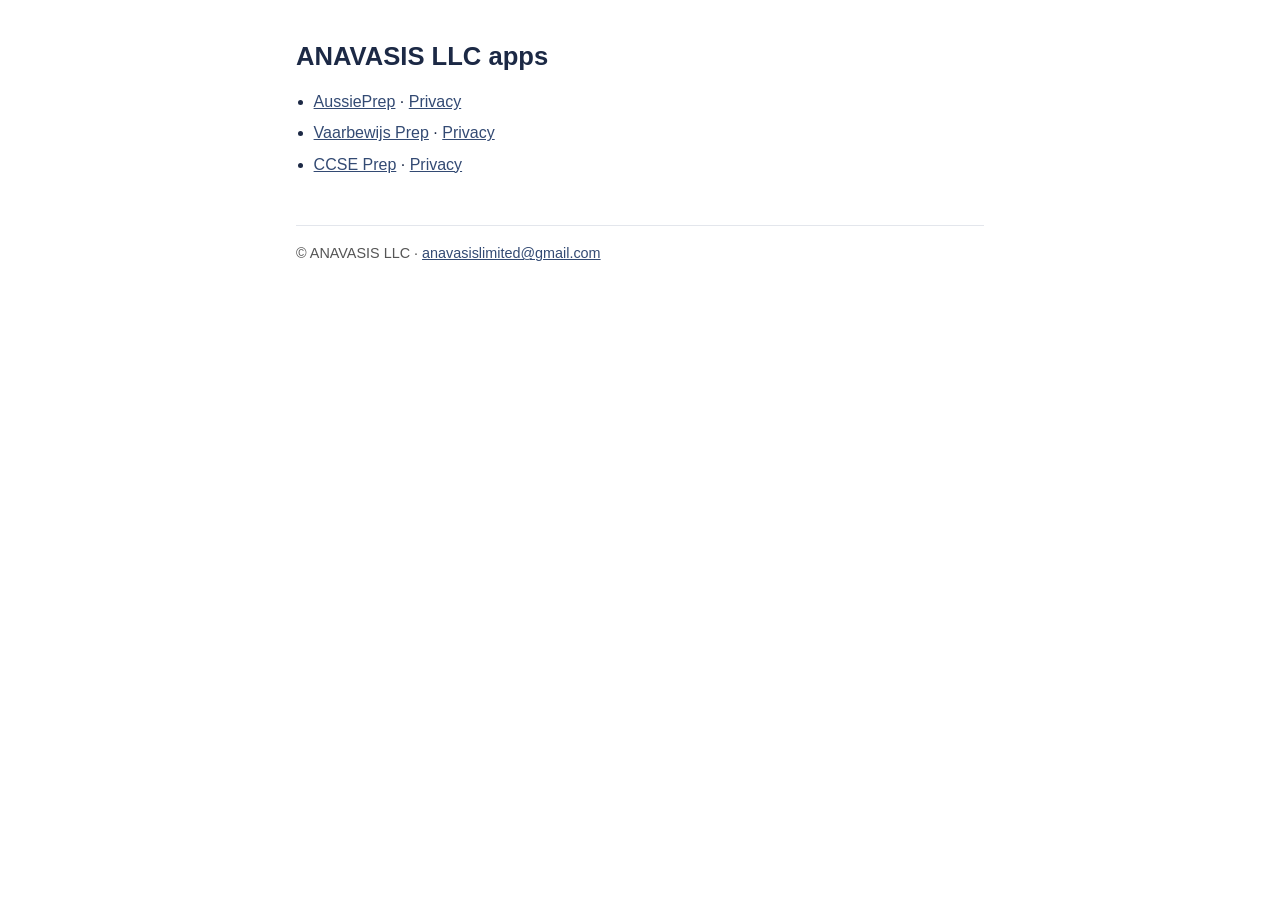
<file: index.html>
<!doctype html>
<html lang="en">
<head>
<meta charset="utf-8">
<meta name="viewport" content="width=device-width, initial-scale=1">
<title>ANAVASIS LLC apps</title>
<link rel="stylesheet" href="assets/site.css">
</head>
<body>
<h1>ANAVASIS LLC apps</h1>
<ul class="apps">
<li><a href="aucitizenship/">AussiePrep</a> · <a href="aucitizenship/privacy/">Privacy</a></li>
<li><a href="vaarbewijs/">Vaarbewijs Prep</a> · <a href="vaarbewijs/privacy/">Privacy</a></li>
<li><a href="ccseprep/">CCSE Prep</a> · <a href="ccseprep/privacy/">Privacy</a></li>
</ul>
<footer>© ANAVASIS LLC · <a href="mailto:anavasislimited@gmail.com">anavasislimited@gmail.com</a></footer>
</body>
</html>
</file>
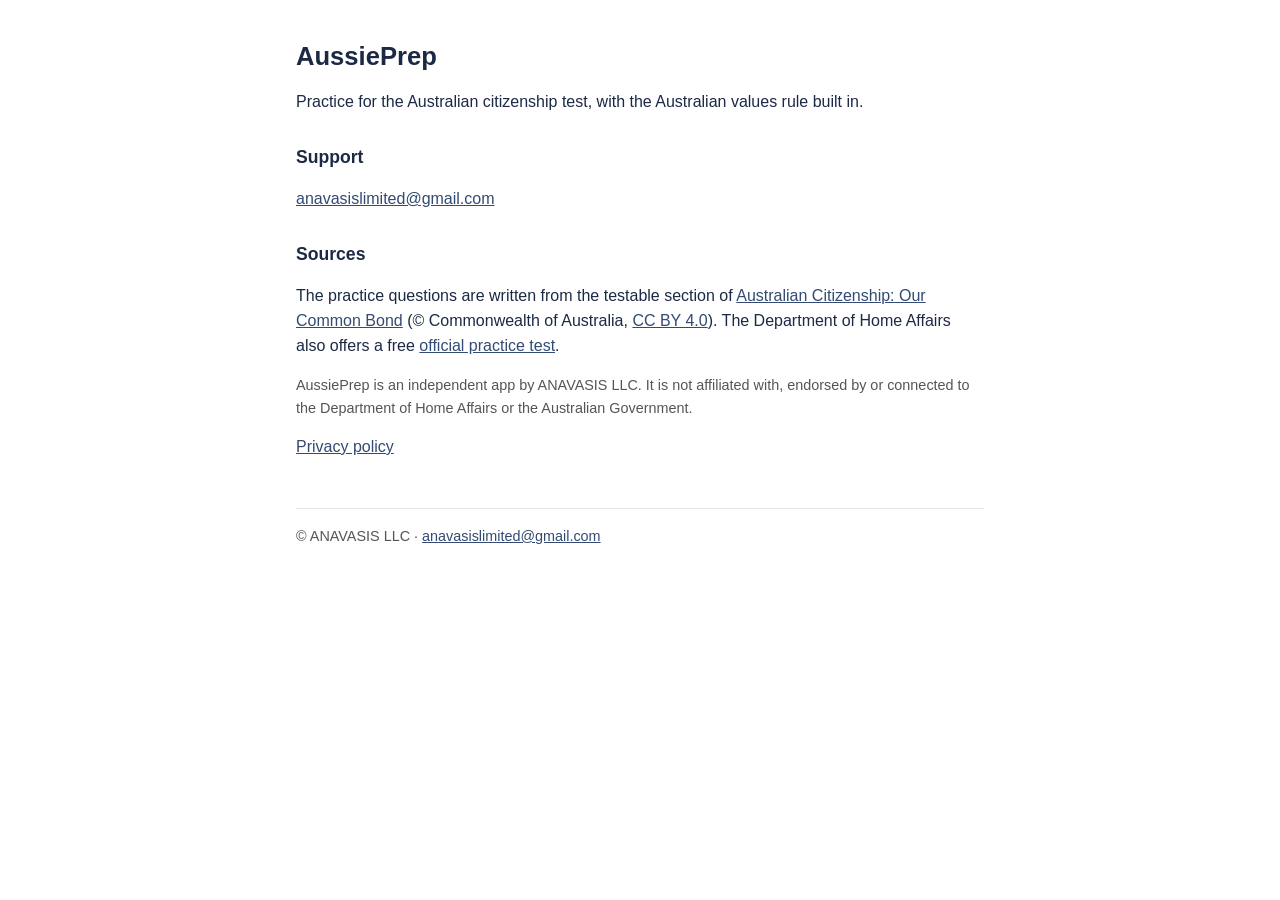
<file: aucitizenship/index.html>
<!doctype html>
<html lang="en">
<head>
<meta charset="utf-8">
<meta name="viewport" content="width=device-width, initial-scale=1">
<title>AussiePrep — Support</title>
<link rel="stylesheet" href="../assets/site.css">
</head>
<body>
<h1>AussiePrep</h1>
<p>Practice for the Australian citizenship test, with the Australian values rule built in.</p>
<h2>Support</h2>
<p><a href="mailto:anavasislimited@gmail.com">anavasislimited@gmail.com</a></p>
<h2>Sources</h2>
<p>The practice questions are written from the testable section of <a href="https://immi.homeaffairs.gov.au/citizenship/test-and-interview/our-common-bond">Australian Citizenship: Our Common Bond</a> (© Commonwealth of Australia, <a href="https://creativecommons.org/licenses/by/4.0/">CC BY 4.0</a>). The Department of Home Affairs also offers a free <a href="https://citizenshippracticetest.homeaffairs.gov.au/">official practice test</a>.</p>
<p class="note">AussiePrep is an independent app by ANAVASIS LLC. It is not affiliated with, endorsed by or connected to the Department of Home Affairs or the Australian Government.</p>
<p><a href="privacy/">Privacy policy</a></p>
<footer>© ANAVASIS LLC · <a href="mailto:anavasislimited@gmail.com">anavasislimited@gmail.com</a></footer>
</body>
</html>
</file>
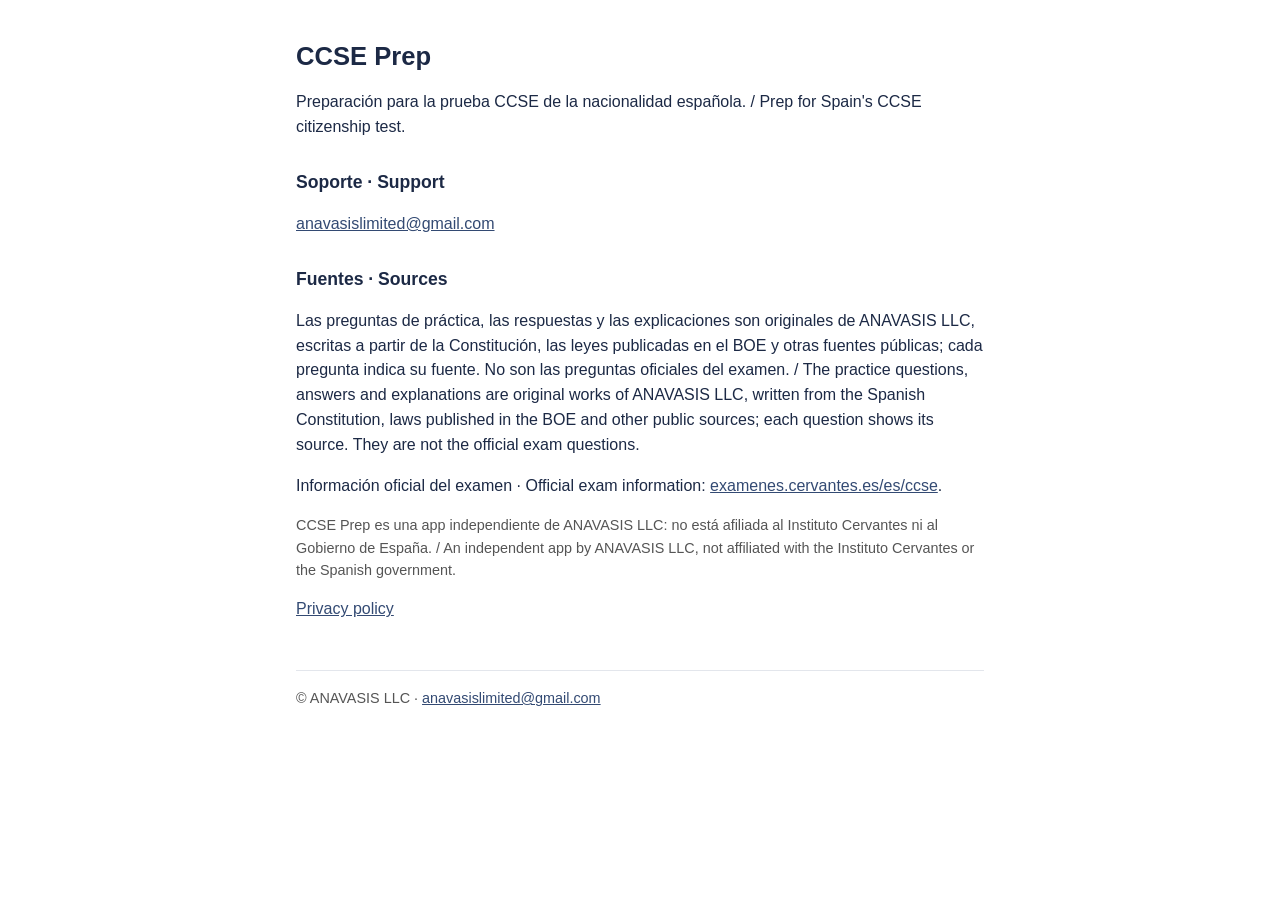
<file: ccseprep/index.html>
<!doctype html>
<html lang="es">
<head>
<meta charset="utf-8">
<meta name="viewport" content="width=device-width, initial-scale=1">
<title>CCSE Prep — Support</title>
<link rel="stylesheet" href="../assets/site.css">
</head>
<body>
<h1>CCSE Prep</h1>
<p>Preparación para la prueba CCSE de la nacionalidad española. / Prep for Spain&#x27;s CCSE citizenship test.</p>
<h2>Soporte · Support</h2>
<p><a href="mailto:anavasislimited@gmail.com">anavasislimited@gmail.com</a></p>
<h2>Fuentes · Sources</h2>
<p>Las preguntas de práctica, las respuestas y las explicaciones son originales de ANAVASIS LLC, escritas a partir de la Constitución, las leyes publicadas en el BOE y otras fuentes públicas; cada pregunta indica su fuente. No son las preguntas oficiales del examen. / The practice questions, answers and explanations are original works of ANAVASIS LLC, written from the Spanish Constitution, laws published in the BOE and other public sources; each question shows its source. They are not the official exam questions.</p>
<p>Información oficial del examen · Official exam information: <a href="https://examenes.cervantes.es/es/ccse">examenes.cervantes.es/es/ccse</a>.</p>
<p class="note">CCSE Prep es una app independiente de ANAVASIS LLC: no está afiliada al Instituto Cervantes ni al Gobierno de España. / An independent app by ANAVASIS LLC, not affiliated with the Instituto Cervantes or the Spanish government.</p>
<p><a href="privacy/">Privacy policy</a></p>
<footer>© ANAVASIS LLC · <a href="mailto:anavasislimited@gmail.com">anavasislimited@gmail.com</a></footer>
</body>
</html>
</file>
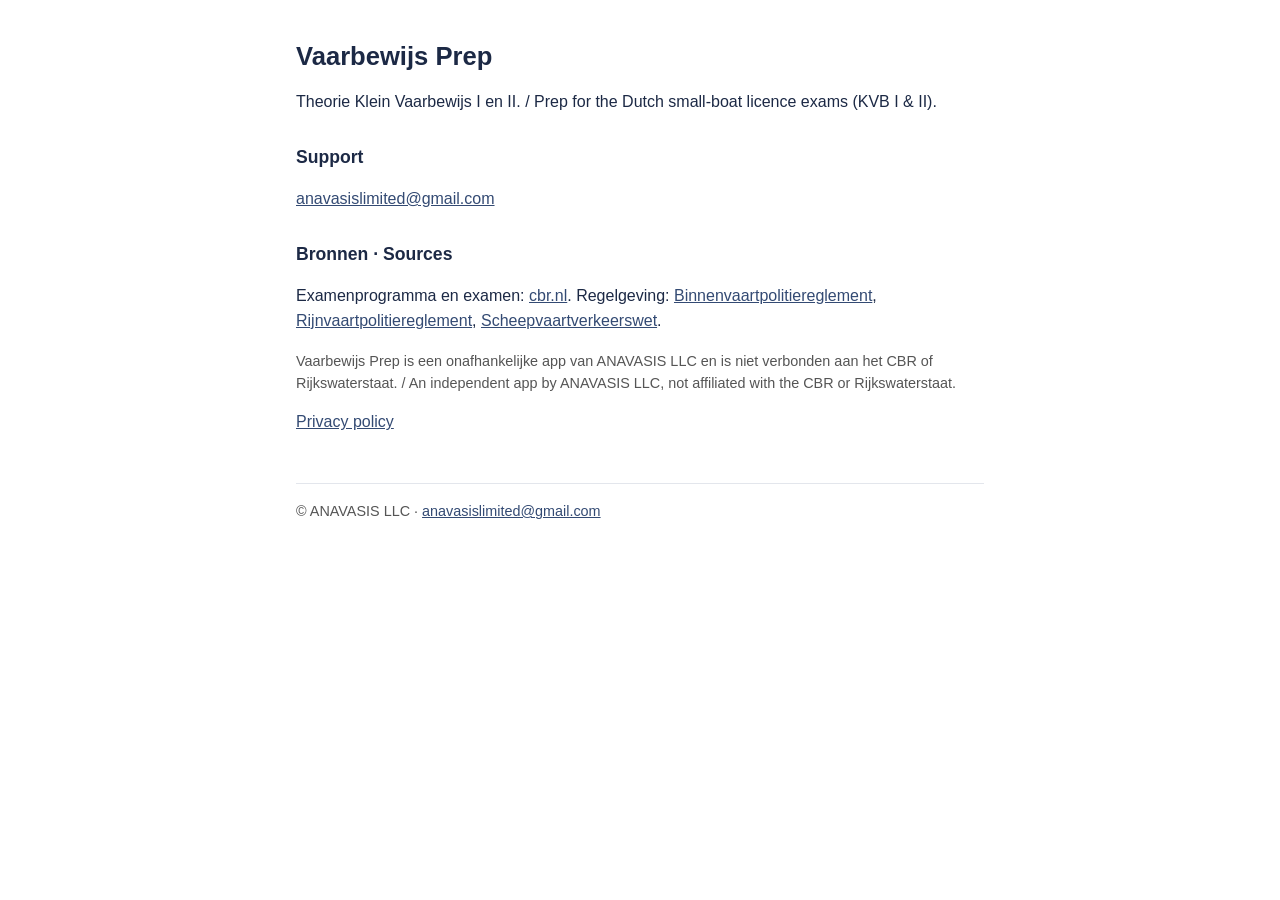
<file: vaarbewijs/index.html>
<!doctype html>
<html lang="nl">
<head>
<meta charset="utf-8">
<meta name="viewport" content="width=device-width, initial-scale=1">
<title>Vaarbewijs Prep — Support</title>
<link rel="stylesheet" href="../assets/site.css">
</head>
<body>
<h1>Vaarbewijs Prep</h1>
<p>Theorie Klein Vaarbewijs I en II. / Prep for the Dutch small-boat licence exams (KVB I &amp; II).</p>
<h2>Support</h2>
<p><a href="mailto:anavasislimited@gmail.com">anavasislimited@gmail.com</a></p>
<h2>Bronnen · Sources</h2>
<p>Examenprogramma en examen: <a href="https://www.cbr.nl/">cbr.nl</a>. Regelgeving: <a href="https://wetten.overheid.nl/BWBR0003628">Binnenvaartpolitiereglement</a>, <a href="https://wetten.overheid.nl/BWBR0006923">Rijnvaartpolitiereglement</a>, <a href="https://wetten.overheid.nl/BWBR0004364">Scheepvaartverkeerswet</a>.</p>
<p class="note">Vaarbewijs Prep is een onafhankelijke app van ANAVASIS LLC en is niet verbonden aan het CBR of Rijkswaterstaat. / An independent app by ANAVASIS LLC, not affiliated with the CBR or Rijkswaterstaat.</p>
<p><a href="privacy/">Privacy policy</a></p>
<footer>© ANAVASIS LLC · <a href="mailto:anavasislimited@gmail.com">anavasislimited@gmail.com</a></footer>
</body>
</html>
</file>
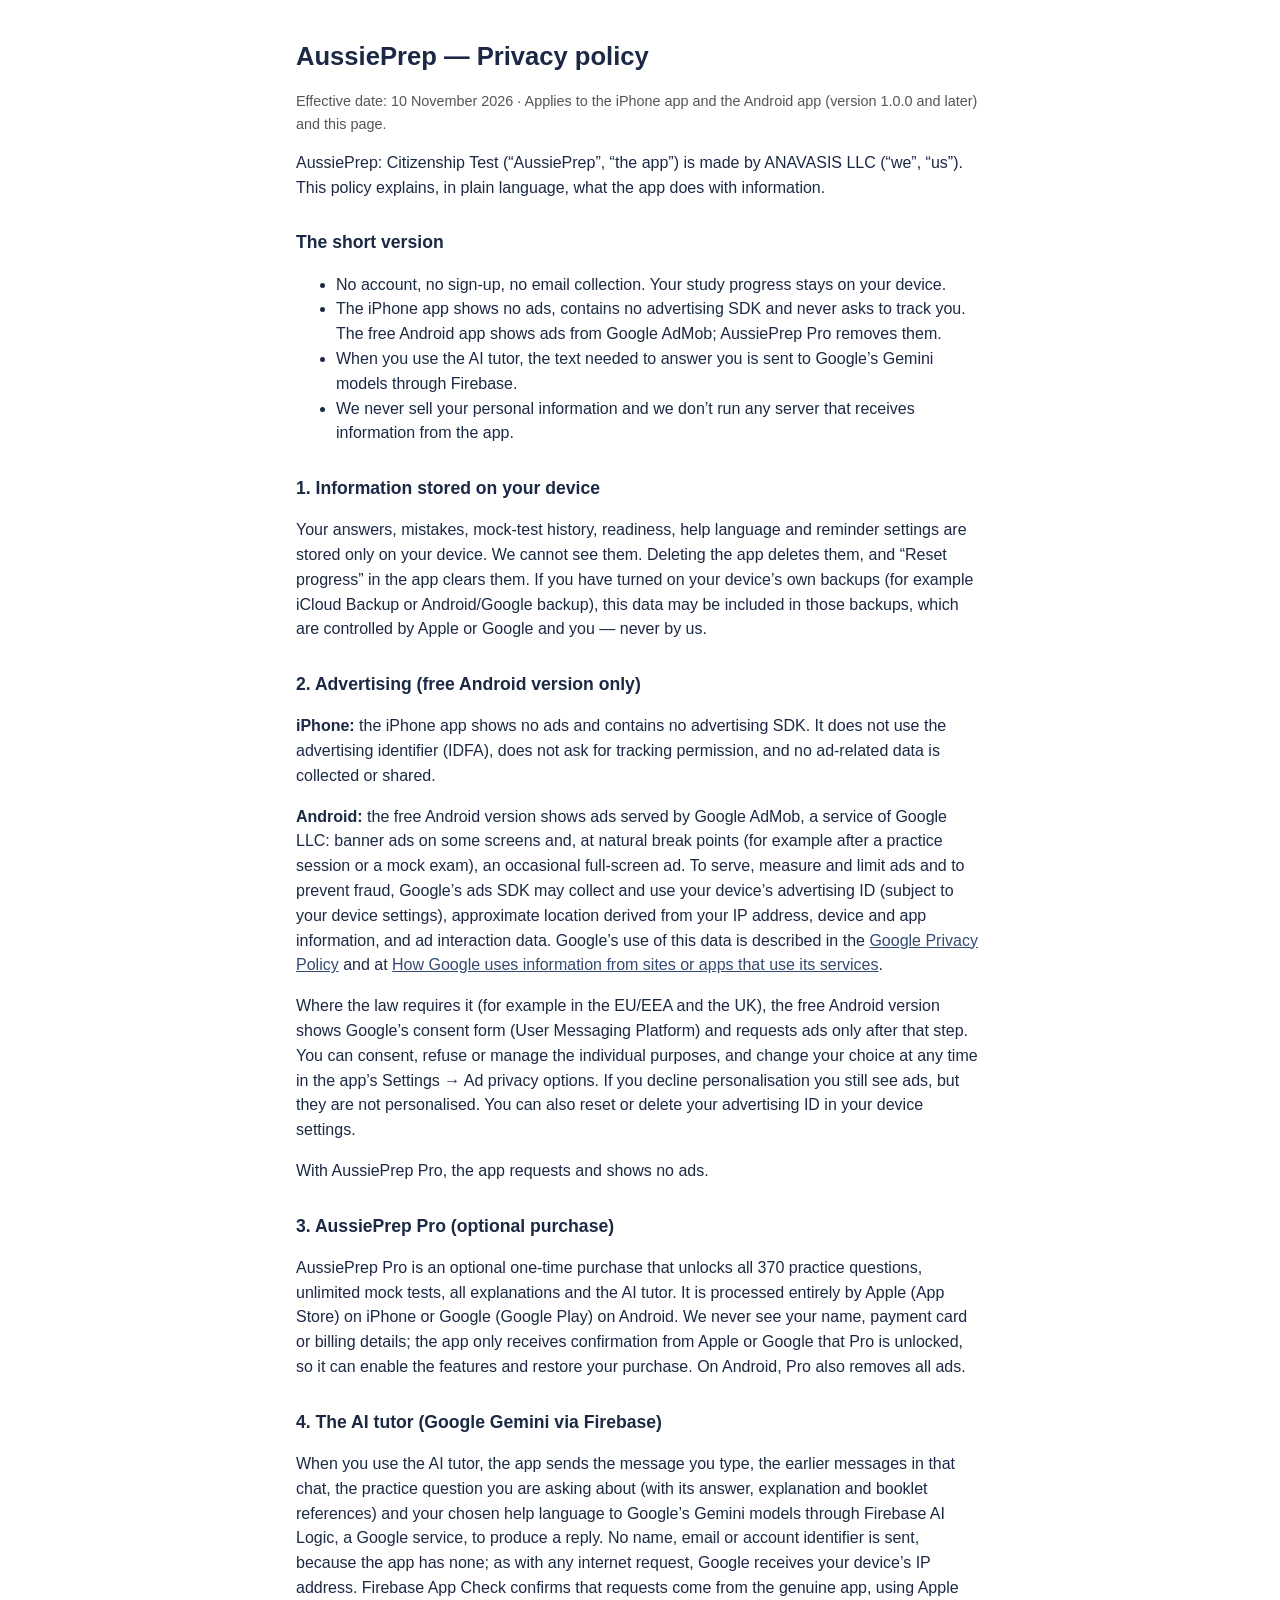
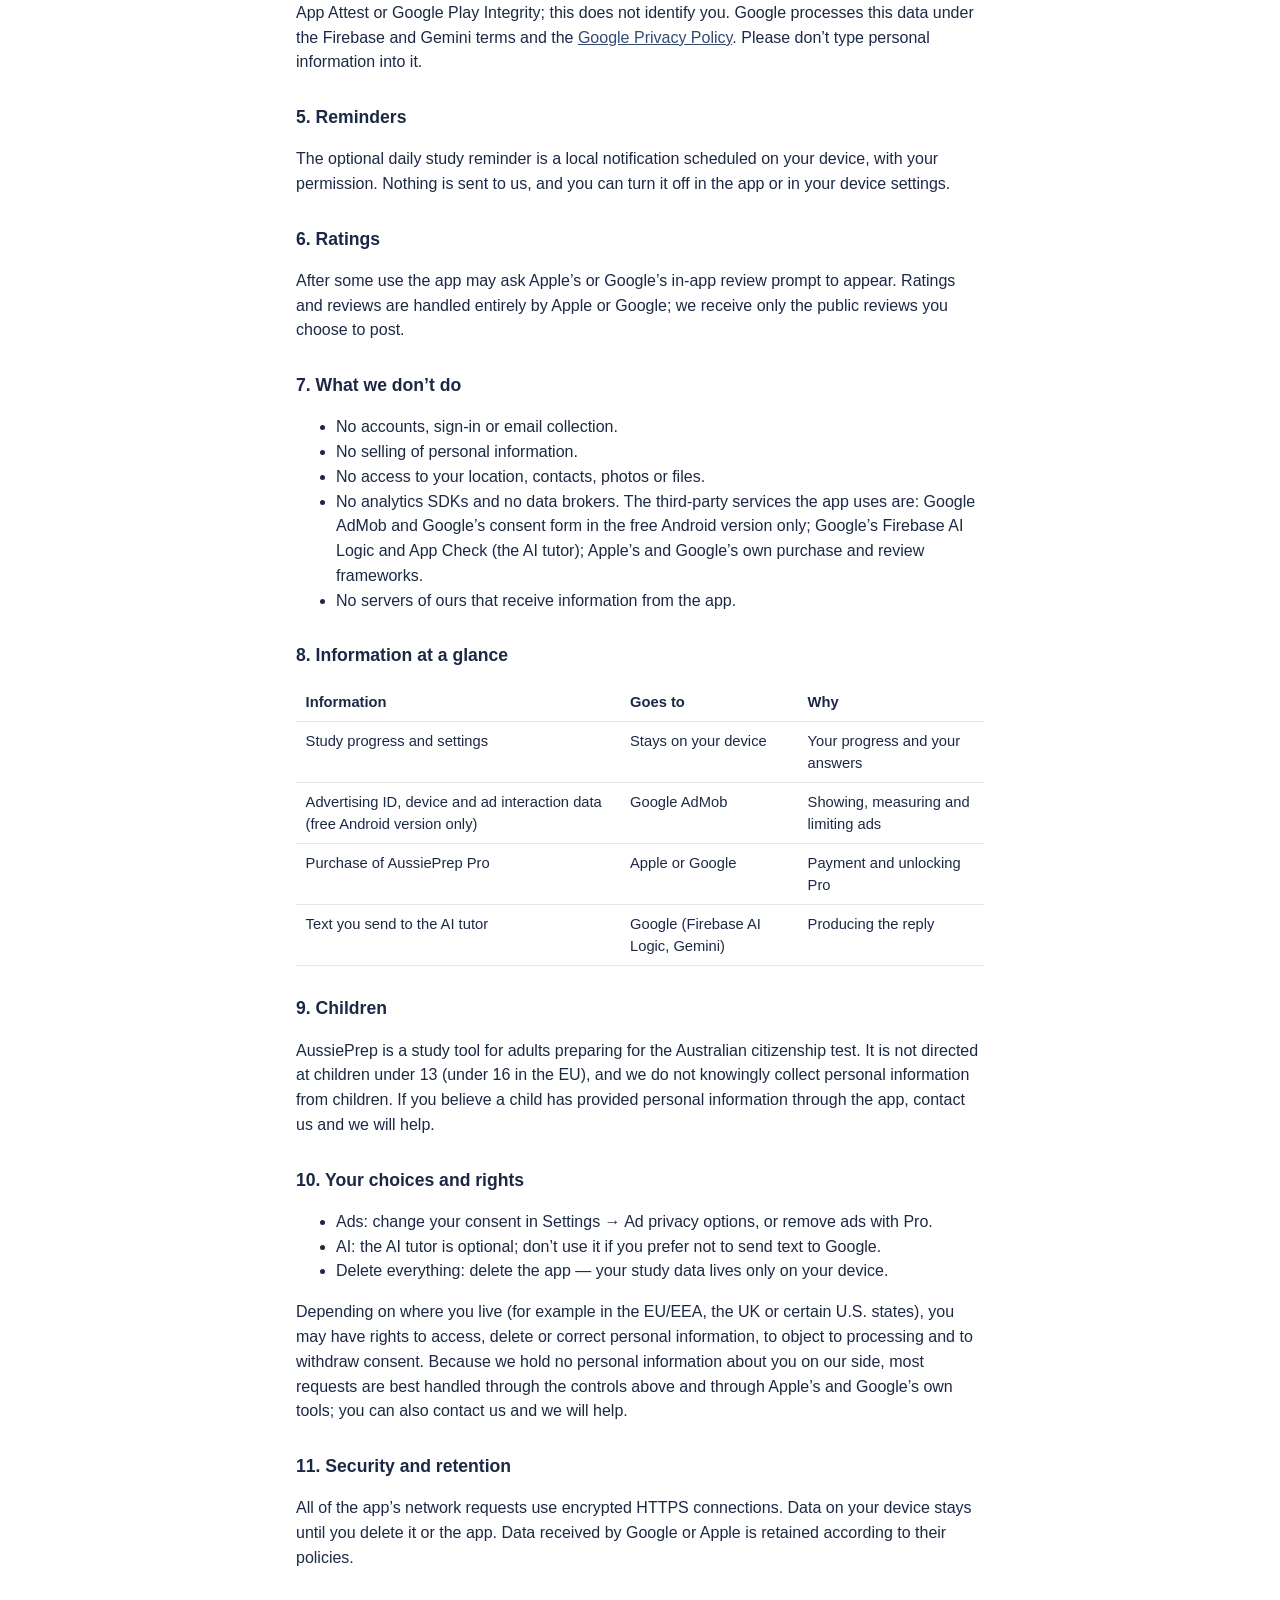
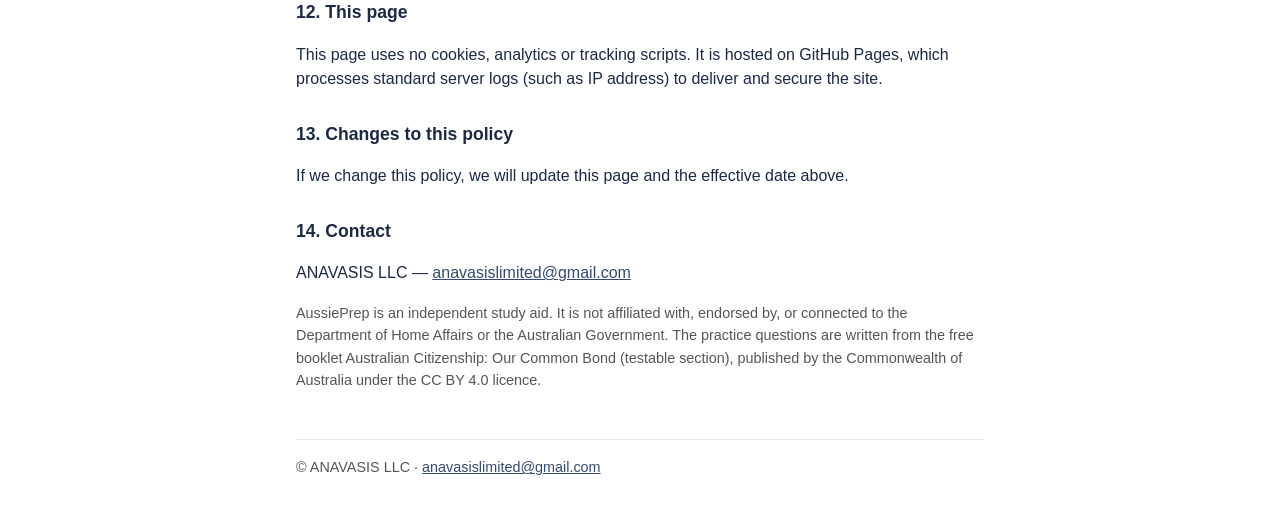
<file: aucitizenship/privacy/index.html>
<!doctype html>
<html lang="en">
<head>
<meta charset="utf-8">
<meta name="viewport" content="width=device-width, initial-scale=1">
<title>AussiePrep — Privacy policy</title>
<link rel="stylesheet" href="../../assets/site.css">
</head>
<body>
<h1>AussiePrep — Privacy policy</h1>
<p class="meta">Effective date: 10 November 2026 · Applies to the iPhone app and the Android app (version 1.0.0 and later) and this page.</p>
<p>AussiePrep: Citizenship Test (“AussiePrep”, “the app”) is made by ANAVASIS LLC (“we”, “us”). This policy explains, in plain language, what the app does with information.</p>
<h2>The short version</h2><ul><li>No account, no sign-up, no email collection. Your study progress stays on your device.</li><li>The iPhone app shows no ads, contains no advertising SDK and never asks to track you. The free Android app shows ads from Google AdMob; AussiePrep Pro removes them.</li><li>When you use the AI tutor, the text needed to answer you is sent to Google’s Gemini models through Firebase.</li><li>We never sell your personal information and we don’t run any server that receives information from the app.</li></ul>
<h2>1. Information stored on your device</h2>
<p>Your answers, mistakes, mock-test history, readiness, help language and reminder settings are stored only on your device. We cannot see them. Deleting the app deletes them, and “Reset progress” in the app clears them. If you have turned on your device’s own backups (for example iCloud Backup or Android/Google backup), this data may be included in those backups, which are controlled by Apple or Google and you — never by us.</p>
<h2>2. Advertising (free Android version only)</h2>
<p><strong>iPhone:</strong> the iPhone app shows no ads and contains no advertising SDK. It does not use the advertising identifier (IDFA), does not ask for tracking permission, and no ad-related data is collected or shared.</p><p><strong>Android:</strong> the free Android version shows ads served by Google AdMob, a service of Google LLC: banner ads on some screens and, at natural break points (for example after a practice session or a mock exam), an occasional full-screen ad. To serve, measure and limit ads and to prevent fraud, Google’s ads SDK may collect and use your device’s advertising ID (subject to your device settings), approximate location derived from your IP address, device and app information, and ad interaction data. Google’s use of this data is described in the <a href="https://policies.google.com/privacy">Google Privacy Policy</a> and at <a href="https://policies.google.com/technologies/partner-sites">How Google uses information from sites or apps that use its services</a>.</p><p>Where the law requires it (for example in the EU/EEA and the UK), the free Android version shows Google’s consent form (User Messaging Platform) and requests ads only after that step. You can consent, refuse or manage the individual purposes, and change your choice at any time in the app’s Settings → Ad privacy options. If you decline personalisation you still see ads, but they are not personalised. You can also reset or delete your advertising ID in your device settings.</p><p>With AussiePrep Pro, the app requests and shows no ads.</p>
<h2>3. AussiePrep Pro (optional purchase)</h2>
<p>AussiePrep Pro is an optional one-time purchase that unlocks all 370 practice questions, unlimited mock tests, all explanations and the AI tutor. It is processed entirely by Apple (App Store) on iPhone or Google (Google Play) on Android. We never see your name, payment card or billing details; the app only receives confirmation from Apple or Google that Pro is unlocked, so it can enable the features and restore your purchase. On Android, Pro also removes all ads.</p>
<h2>4. The AI tutor (Google Gemini via Firebase)</h2>
<p>When you use the AI tutor, the app sends the message you type, the earlier messages in that chat, the practice question you are asking about (with its answer, explanation and booklet references) and your chosen help language to Google’s Gemini models through Firebase AI Logic, a Google service, to produce a reply. No name, email or account identifier is sent, because the app has none; as with any internet request, Google receives your device’s IP address. Firebase App Check confirms that requests come from the genuine app, using Apple App Attest or Google Play Integrity; this does not identify you. Google processes this data under the Firebase and Gemini terms and the <a href="https://policies.google.com/privacy">Google Privacy Policy</a>. Please don’t type personal information into it. </p>
<h2>5. Reminders</h2>
<p>The optional daily study reminder is a local notification scheduled on your device, with your permission. Nothing is sent to us, and you can turn it off in the app or in your device settings.</p>
<h2>6. Ratings</h2>
<p>After some use the app may ask Apple’s or Google’s in-app review prompt to appear. Ratings and reviews are handled entirely by Apple or Google; we receive only the public reviews you choose to post.</p>
<h2>7. What we don’t do</h2>
<ul><li>No accounts, sign-in or email collection.</li><li>No selling of personal information.</li><li>No access to your location, contacts, photos or files.</li><li>No analytics SDKs and no data brokers. The third-party services the app uses are: Google AdMob and Google’s consent form in the free Android version only; Google’s Firebase AI Logic and App Check (the AI tutor); Apple’s and Google’s own purchase and review frameworks.</li><li>No servers of ours that receive information from the app.</li></ul>
<h2>8. Information at a glance</h2>
<table><thead><tr><th>Information</th><th>Goes to</th><th>Why</th></tr></thead><tbody><tr><td>Study progress and settings</td><td>Stays on your device</td><td>Your progress and your answers</td></tr><tr><td>Advertising ID, device and ad interaction data (free Android version only)</td><td>Google AdMob</td><td>Showing, measuring and limiting ads</td></tr><tr><td>Purchase of AussiePrep Pro</td><td>Apple or Google</td><td>Payment and unlocking Pro</td></tr><tr><td>Text you send to the AI tutor</td><td>Google (Firebase AI Logic, Gemini)</td><td>Producing the reply</td></tr></tbody></table>
<h2>9. Children</h2>
<p>AussiePrep is a study tool for adults preparing for the Australian citizenship test. It is not directed at children under 13 (under 16 in the EU), and we do not knowingly collect personal information from children. If you believe a child has provided personal information through the app, contact us and we will help.</p>
<h2>10. Your choices and rights</h2>
<ul><li>Ads: change your consent in Settings → Ad privacy options, or remove ads with Pro.</li><li>AI: the AI tutor is optional; don’t use it if you prefer not to send text to Google.</li><li>Delete everything: delete the app — your study data lives only on your device.</li></ul><p>Depending on where you live (for example in the EU/EEA, the UK or certain U.S. states), you may have rights to access, delete or correct personal information, to object to processing and to withdraw consent. Because we hold no personal information about you on our side, most requests are best handled through the controls above and through Apple’s and Google’s own tools; you can also contact us and we will help.</p>
<h2>11. Security and retention</h2>
<p>All of the app’s network requests use encrypted HTTPS connections. Data on your device stays until you delete it or the app. Data received by Google or Apple is retained according to their policies.</p>
<h2>12. This page</h2>
<p>This page uses no cookies, analytics or tracking scripts. It is hosted on GitHub Pages, which processes standard server logs (such as IP address) to deliver and secure the site.</p>
<h2>13. Changes to this policy</h2>
<p>If we change this policy, we will update this page and the effective date above.</p>
<h2>14. Contact</h2>
<p>ANAVASIS LLC — <a href="mailto:anavasislimited@gmail.com">anavasislimited@gmail.com</a></p>
<p class="note">AussiePrep is an independent study aid. It is not affiliated with, endorsed by, or connected to the Department of Home Affairs or the Australian Government. The practice questions are written from the free booklet Australian Citizenship: Our Common Bond (testable section), published by the Commonwealth of Australia under the CC BY 4.0 licence.</p>
<footer>© ANAVASIS LLC · <a href="mailto:anavasislimited@gmail.com">anavasislimited@gmail.com</a></footer>
</body>
</html>
</file>
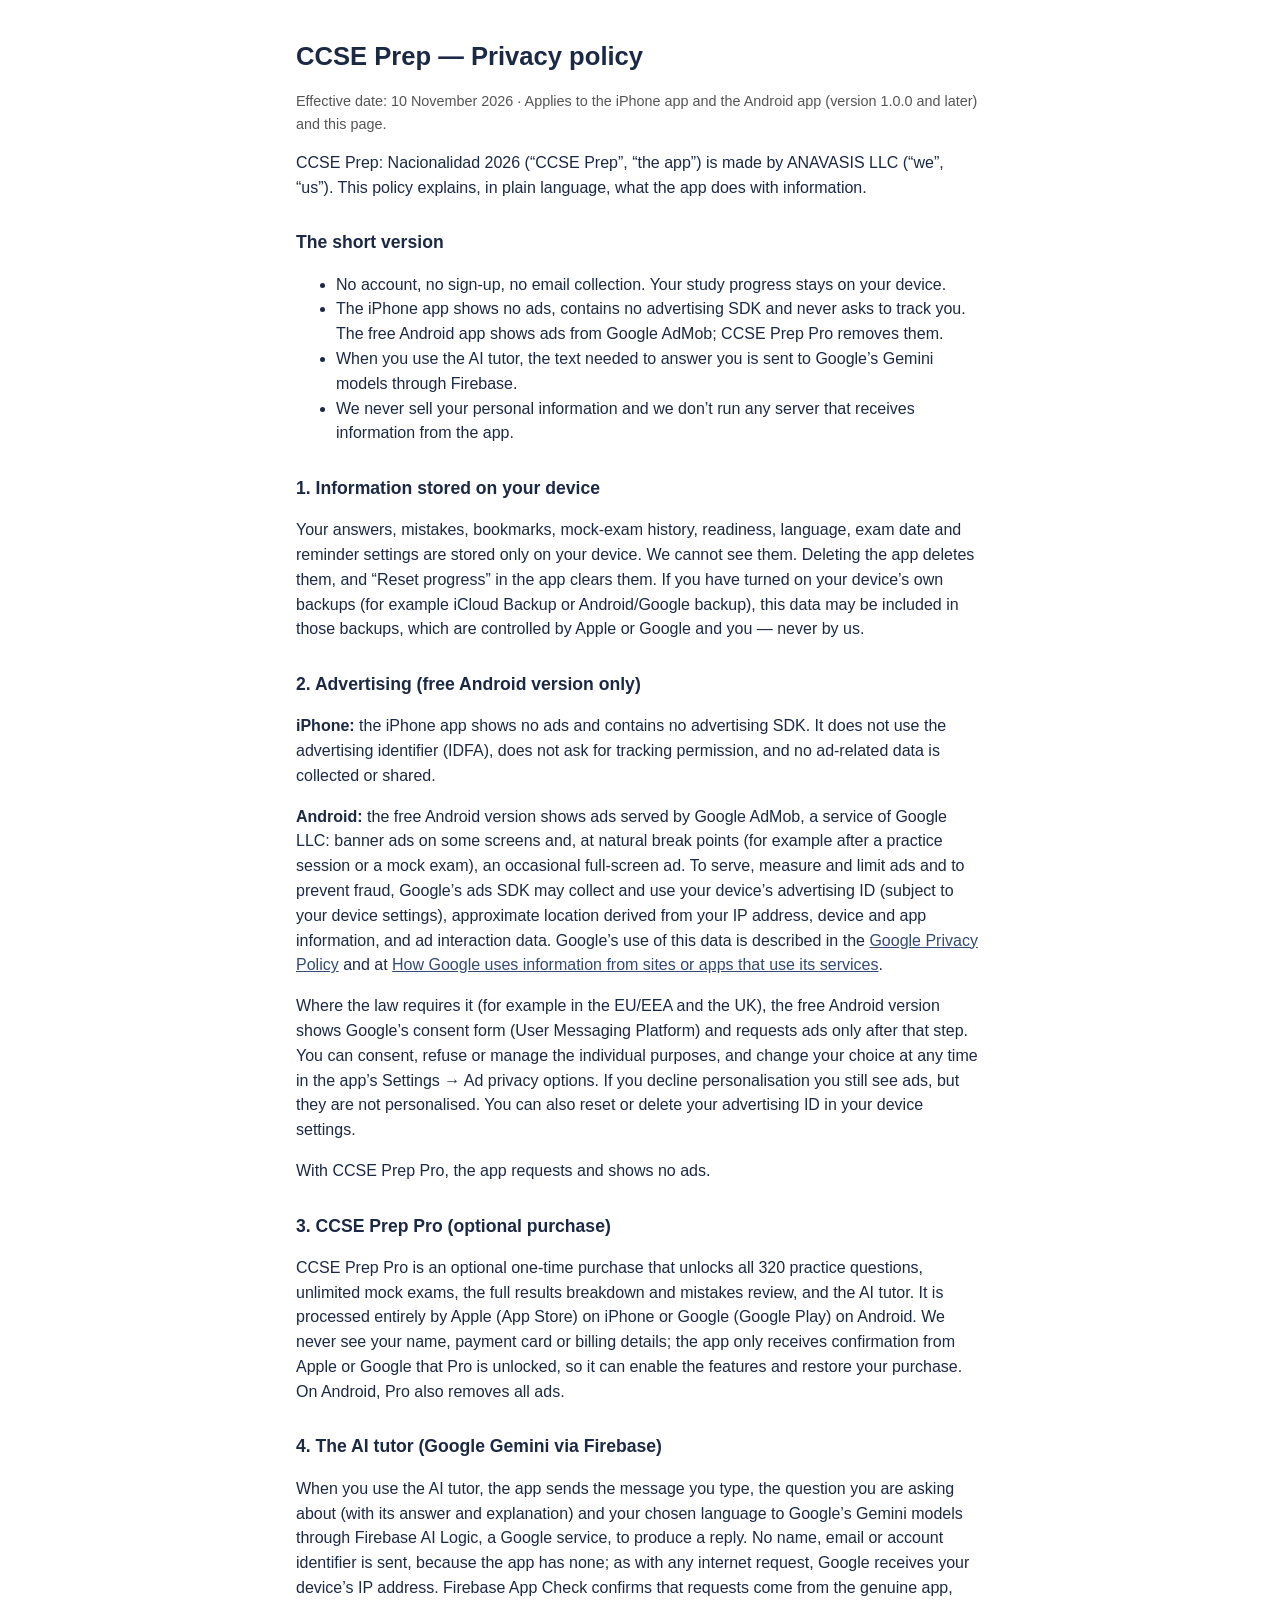
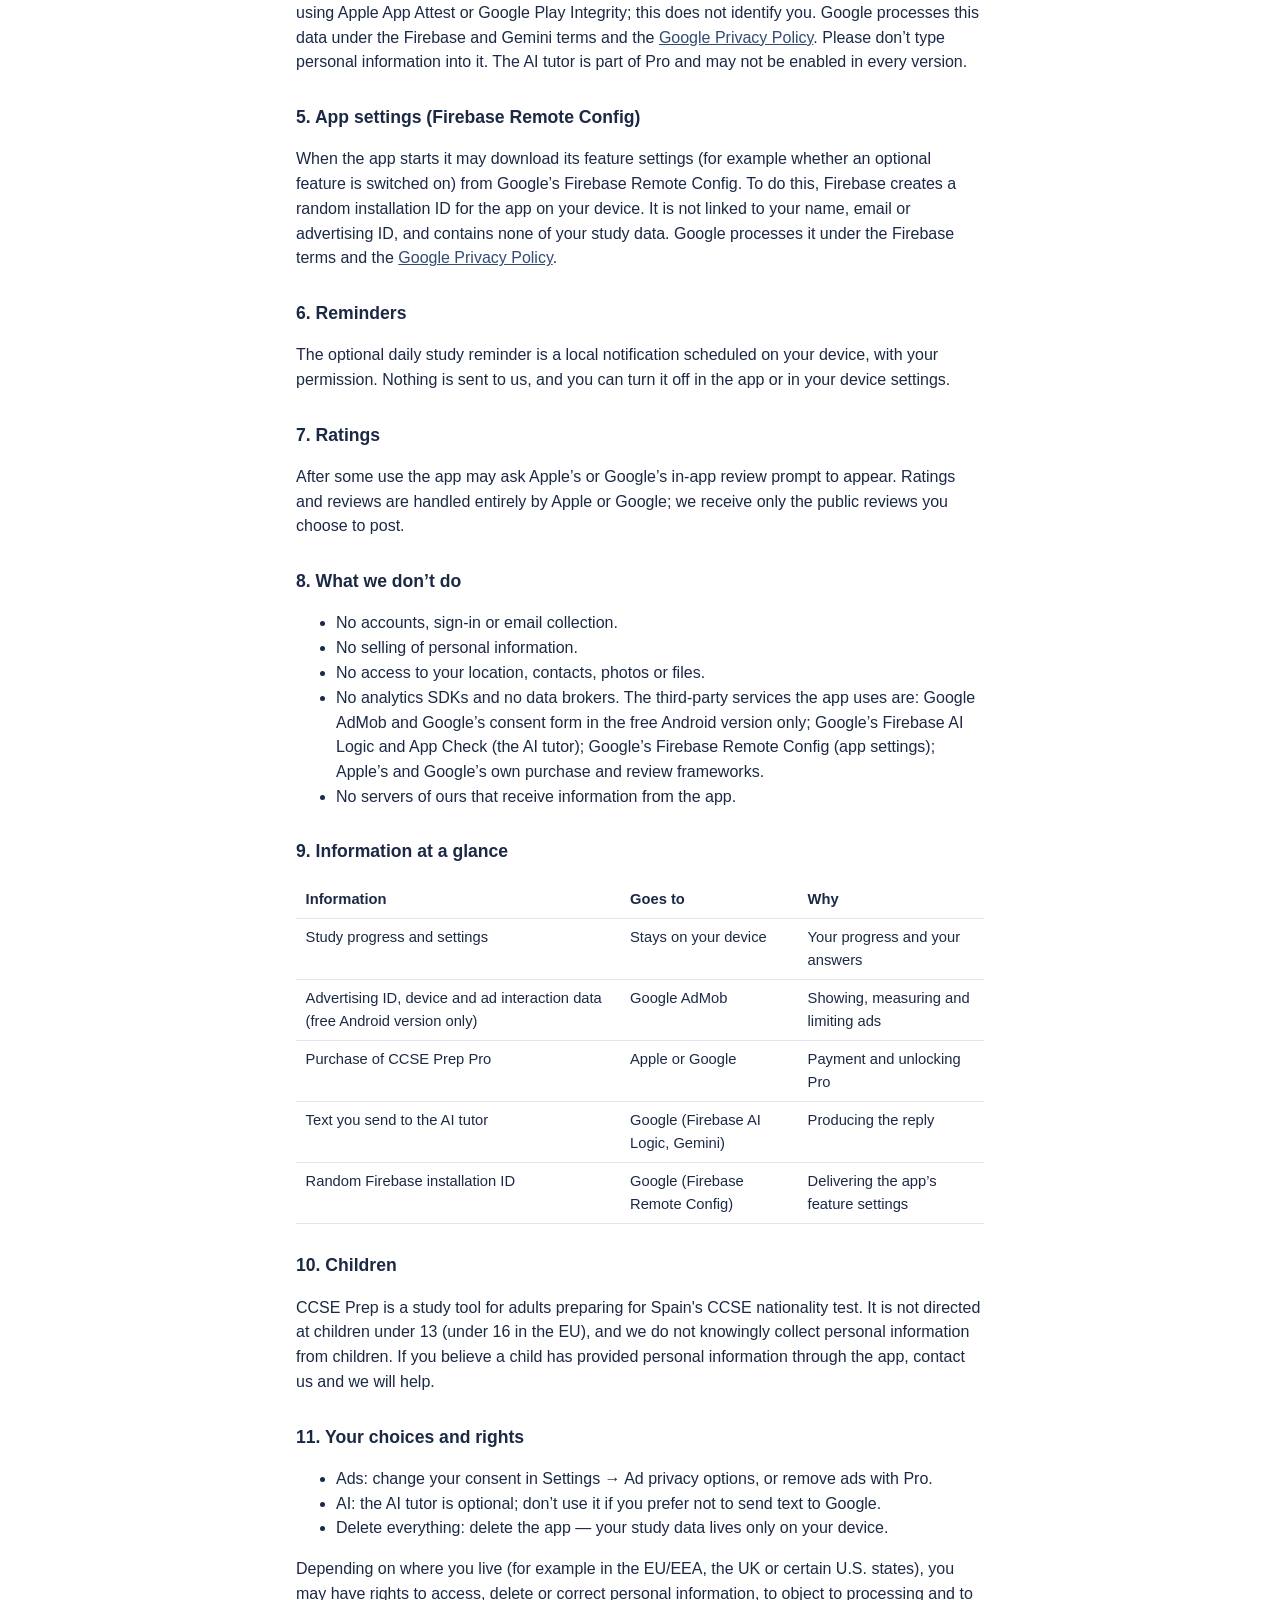
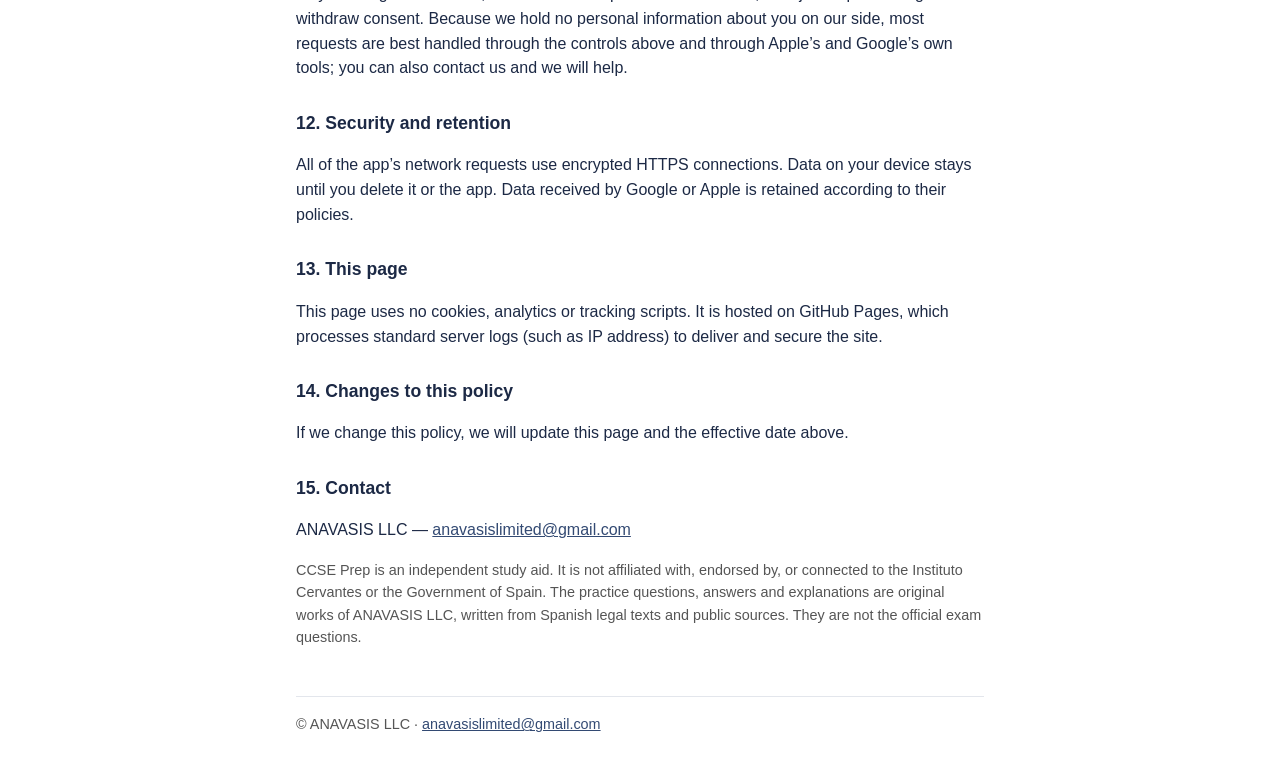
<file: ccseprep/privacy/index.html>
<!doctype html>
<html lang="en">
<head>
<meta charset="utf-8">
<meta name="viewport" content="width=device-width, initial-scale=1">
<title>CCSE Prep — Privacy policy</title>
<link rel="stylesheet" href="../../assets/site.css">
</head>
<body>
<h1>CCSE Prep — Privacy policy</h1>
<p class="meta">Effective date: 10 November 2026 · Applies to the iPhone app and the Android app (version 1.0.0 and later) and this page.</p>
<p>CCSE Prep: Nacionalidad 2026 (“CCSE Prep”, “the app”) is made by ANAVASIS LLC (“we”, “us”). This policy explains, in plain language, what the app does with information.</p>
<h2>The short version</h2><ul><li>No account, no sign-up, no email collection. Your study progress stays on your device.</li><li>The iPhone app shows no ads, contains no advertising SDK and never asks to track you. The free Android app shows ads from Google AdMob; CCSE Prep Pro removes them.</li><li>When you use the AI tutor, the text needed to answer you is sent to Google’s Gemini models through Firebase.</li><li>We never sell your personal information and we don’t run any server that receives information from the app.</li></ul>
<h2>1. Information stored on your device</h2>
<p>Your answers, mistakes, bookmarks, mock-exam history, readiness, language, exam date and reminder settings are stored only on your device. We cannot see them. Deleting the app deletes them, and “Reset progress” in the app clears them. If you have turned on your device’s own backups (for example iCloud Backup or Android/Google backup), this data may be included in those backups, which are controlled by Apple or Google and you — never by us.</p>
<h2>2. Advertising (free Android version only)</h2>
<p><strong>iPhone:</strong> the iPhone app shows no ads and contains no advertising SDK. It does not use the advertising identifier (IDFA), does not ask for tracking permission, and no ad-related data is collected or shared.</p><p><strong>Android:</strong> the free Android version shows ads served by Google AdMob, a service of Google LLC: banner ads on some screens and, at natural break points (for example after a practice session or a mock exam), an occasional full-screen ad. To serve, measure and limit ads and to prevent fraud, Google’s ads SDK may collect and use your device’s advertising ID (subject to your device settings), approximate location derived from your IP address, device and app information, and ad interaction data. Google’s use of this data is described in the <a href="https://policies.google.com/privacy">Google Privacy Policy</a> and at <a href="https://policies.google.com/technologies/partner-sites">How Google uses information from sites or apps that use its services</a>.</p><p>Where the law requires it (for example in the EU/EEA and the UK), the free Android version shows Google’s consent form (User Messaging Platform) and requests ads only after that step. You can consent, refuse or manage the individual purposes, and change your choice at any time in the app’s Settings → Ad privacy options. If you decline personalisation you still see ads, but they are not personalised. You can also reset or delete your advertising ID in your device settings.</p><p>With CCSE Prep Pro, the app requests and shows no ads.</p>
<h2>3. CCSE Prep Pro (optional purchase)</h2>
<p>CCSE Prep Pro is an optional one-time purchase that unlocks all 320 practice questions, unlimited mock exams, the full results breakdown and mistakes review, and the AI tutor. It is processed entirely by Apple (App Store) on iPhone or Google (Google Play) on Android. We never see your name, payment card or billing details; the app only receives confirmation from Apple or Google that Pro is unlocked, so it can enable the features and restore your purchase. On Android, Pro also removes all ads.</p>
<h2>4. The AI tutor (Google Gemini via Firebase)</h2>
<p>When you use the AI tutor, the app sends the message you type, the question you are asking about (with its answer and explanation) and your chosen language to Google’s Gemini models through Firebase AI Logic, a Google service, to produce a reply. No name, email or account identifier is sent, because the app has none; as with any internet request, Google receives your device’s IP address. Firebase App Check confirms that requests come from the genuine app, using Apple App Attest or Google Play Integrity; this does not identify you. Google processes this data under the Firebase and Gemini terms and the <a href="https://policies.google.com/privacy">Google Privacy Policy</a>. Please don’t type personal information into it. The AI tutor is part of Pro and may not be enabled in every version.</p>
<h2>5. App settings (Firebase Remote Config)</h2>
<p>When the app starts it may download its feature settings (for example whether an optional feature is switched on) from Google’s Firebase Remote Config. To do this, Firebase creates a random installation ID for the app on your device. It is not linked to your name, email or advertising ID, and contains none of your study data. Google processes it under the Firebase terms and the <a href="https://policies.google.com/privacy">Google Privacy Policy</a>.</p>
<h2>6. Reminders</h2>
<p>The optional daily study reminder is a local notification scheduled on your device, with your permission. Nothing is sent to us, and you can turn it off in the app or in your device settings.</p>
<h2>7. Ratings</h2>
<p>After some use the app may ask Apple’s or Google’s in-app review prompt to appear. Ratings and reviews are handled entirely by Apple or Google; we receive only the public reviews you choose to post.</p>
<h2>8. What we don’t do</h2>
<ul><li>No accounts, sign-in or email collection.</li><li>No selling of personal information.</li><li>No access to your location, contacts, photos or files.</li><li>No analytics SDKs and no data brokers. The third-party services the app uses are: Google AdMob and Google’s consent form in the free Android version only; Google’s Firebase AI Logic and App Check (the AI tutor); Google’s Firebase Remote Config (app settings); Apple’s and Google’s own purchase and review frameworks.</li><li>No servers of ours that receive information from the app.</li></ul>
<h2>9. Information at a glance</h2>
<table><thead><tr><th>Information</th><th>Goes to</th><th>Why</th></tr></thead><tbody><tr><td>Study progress and settings</td><td>Stays on your device</td><td>Your progress and your answers</td></tr><tr><td>Advertising ID, device and ad interaction data (free Android version only)</td><td>Google AdMob</td><td>Showing, measuring and limiting ads</td></tr><tr><td>Purchase of CCSE Prep Pro</td><td>Apple or Google</td><td>Payment and unlocking Pro</td></tr><tr><td>Text you send to the AI tutor</td><td>Google (Firebase AI Logic, Gemini)</td><td>Producing the reply</td></tr><tr><td>Random Firebase installation ID</td><td>Google (Firebase Remote Config)</td><td>Delivering the app’s feature settings</td></tr></tbody></table>
<h2>10. Children</h2>
<p>CCSE Prep is a study tool for adults preparing for Spain&#x27;s CCSE nationality test. It is not directed at children under 13 (under 16 in the EU), and we do not knowingly collect personal information from children. If you believe a child has provided personal information through the app, contact us and we will help.</p>
<h2>11. Your choices and rights</h2>
<ul><li>Ads: change your consent in Settings → Ad privacy options, or remove ads with Pro.</li><li>AI: the AI tutor is optional; don’t use it if you prefer not to send text to Google.</li><li>Delete everything: delete the app — your study data lives only on your device.</li></ul><p>Depending on where you live (for example in the EU/EEA, the UK or certain U.S. states), you may have rights to access, delete or correct personal information, to object to processing and to withdraw consent. Because we hold no personal information about you on our side, most requests are best handled through the controls above and through Apple’s and Google’s own tools; you can also contact us and we will help.</p>
<h2>12. Security and retention</h2>
<p>All of the app’s network requests use encrypted HTTPS connections. Data on your device stays until you delete it or the app. Data received by Google or Apple is retained according to their policies.</p>
<h2>13. This page</h2>
<p>This page uses no cookies, analytics or tracking scripts. It is hosted on GitHub Pages, which processes standard server logs (such as IP address) to deliver and secure the site.</p>
<h2>14. Changes to this policy</h2>
<p>If we change this policy, we will update this page and the effective date above.</p>
<h2>15. Contact</h2>
<p>ANAVASIS LLC — <a href="mailto:anavasislimited@gmail.com">anavasislimited@gmail.com</a></p>
<p class="note">CCSE Prep is an independent study aid. It is not affiliated with, endorsed by, or connected to the Instituto Cervantes or the Government of Spain. The practice questions, answers and explanations are original works of ANAVASIS LLC, written from Spanish legal texts and public sources. They are not the official exam questions.</p>
<footer>© ANAVASIS LLC · <a href="mailto:anavasislimited@gmail.com">anavasislimited@gmail.com</a></footer>
</body>
</html>
</file>
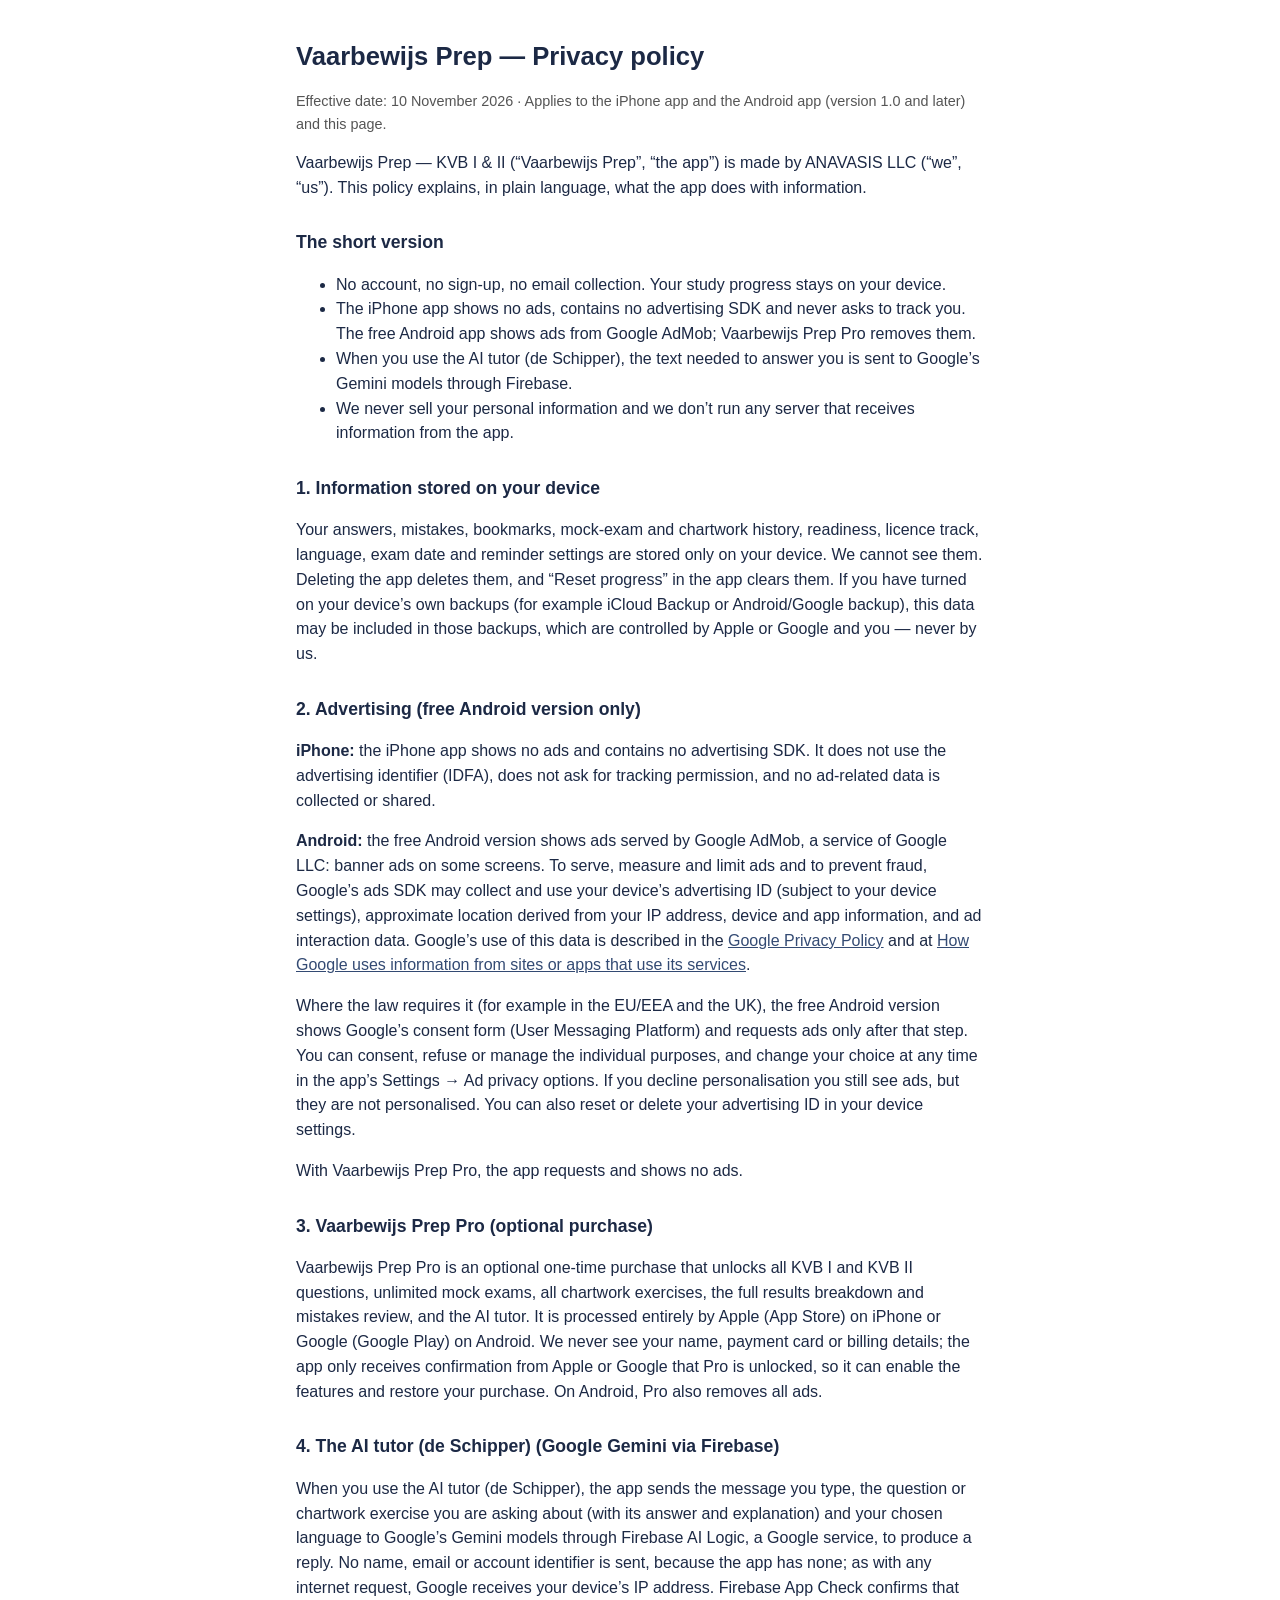
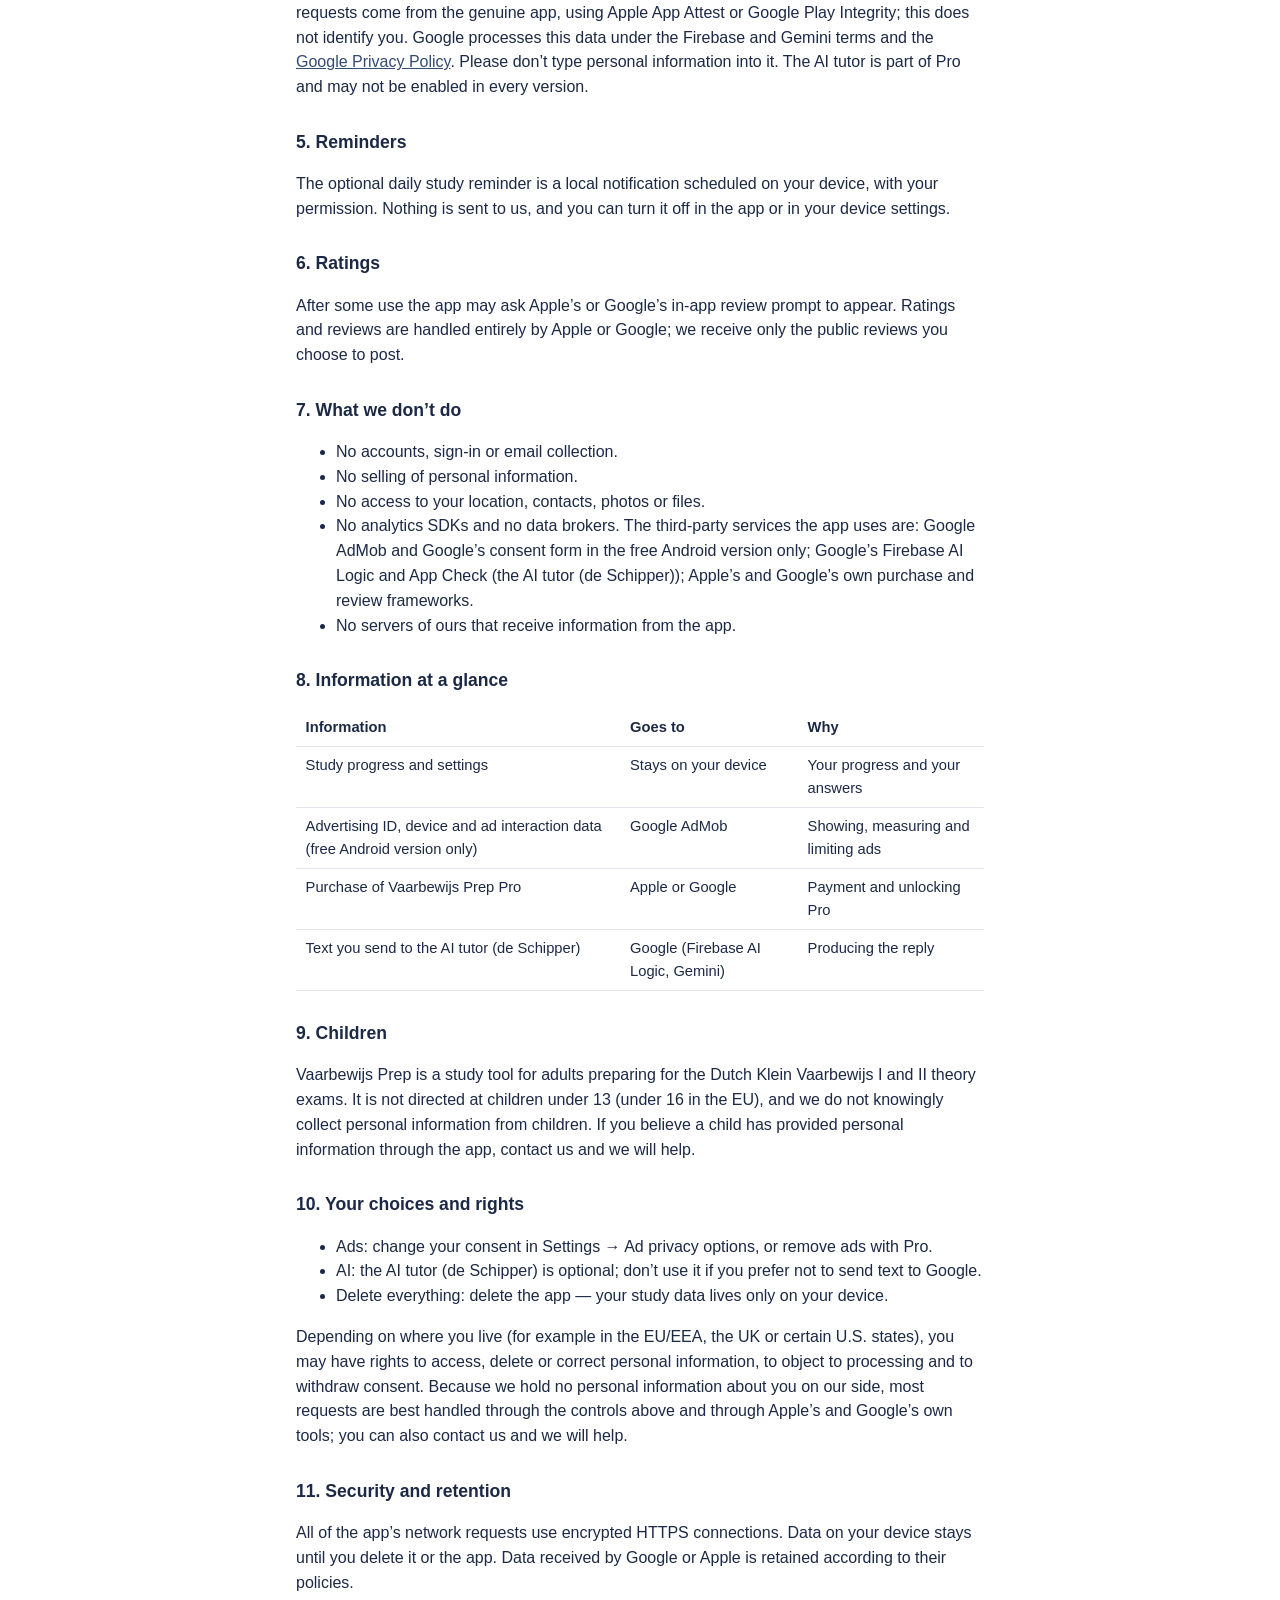
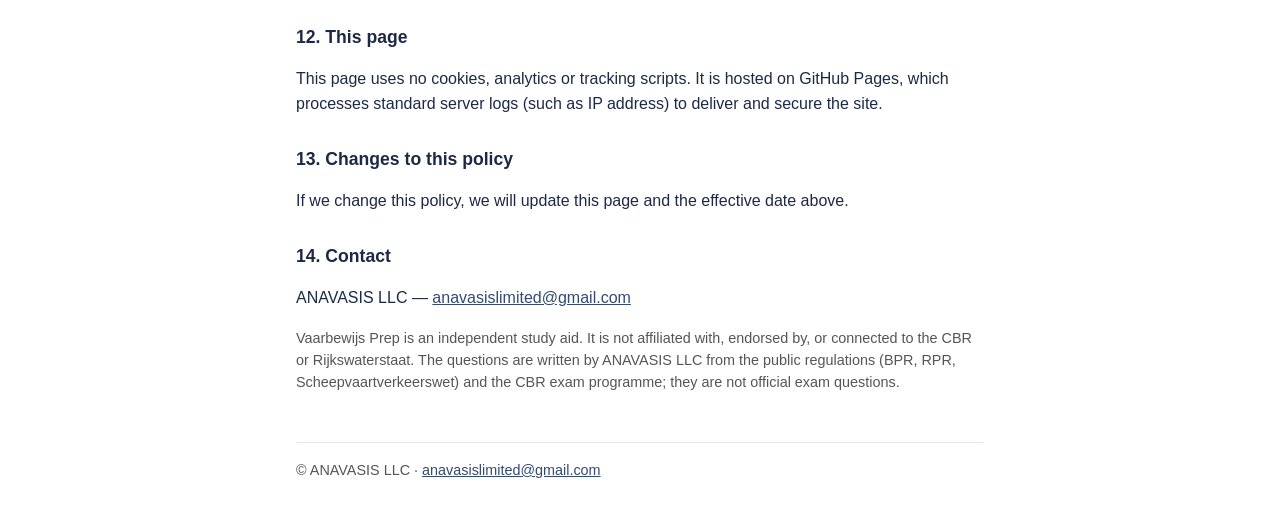
<file: vaarbewijs/privacy/index.html>
<!doctype html>
<html lang="en">
<head>
<meta charset="utf-8">
<meta name="viewport" content="width=device-width, initial-scale=1">
<title>Vaarbewijs Prep — Privacy policy</title>
<link rel="stylesheet" href="../../assets/site.css">
</head>
<body>
<h1>Vaarbewijs Prep — Privacy policy</h1>
<p class="meta">Effective date: 10 November 2026 · Applies to the iPhone app and the Android app (version 1.0 and later) and this page.</p>
<p>Vaarbewijs Prep — KVB I &amp; II (“Vaarbewijs Prep”, “the app”) is made by ANAVASIS LLC (“we”, “us”). This policy explains, in plain language, what the app does with information.</p>
<h2>The short version</h2><ul><li>No account, no sign-up, no email collection. Your study progress stays on your device.</li><li>The iPhone app shows no ads, contains no advertising SDK and never asks to track you. The free Android app shows ads from Google AdMob; Vaarbewijs Prep Pro removes them.</li><li>When you use the AI tutor (de Schipper), the text needed to answer you is sent to Google’s Gemini models through Firebase.</li><li>We never sell your personal information and we don’t run any server that receives information from the app.</li></ul>
<h2>1. Information stored on your device</h2>
<p>Your answers, mistakes, bookmarks, mock-exam and chartwork history, readiness, licence track, language, exam date and reminder settings are stored only on your device. We cannot see them. Deleting the app deletes them, and “Reset progress” in the app clears them. If you have turned on your device’s own backups (for example iCloud Backup or Android/Google backup), this data may be included in those backups, which are controlled by Apple or Google and you — never by us.</p>
<h2>2. Advertising (free Android version only)</h2>
<p><strong>iPhone:</strong> the iPhone app shows no ads and contains no advertising SDK. It does not use the advertising identifier (IDFA), does not ask for tracking permission, and no ad-related data is collected or shared.</p><p><strong>Android:</strong> the free Android version shows ads served by Google AdMob, a service of Google LLC: banner ads on some screens. To serve, measure and limit ads and to prevent fraud, Google’s ads SDK may collect and use your device’s advertising ID (subject to your device settings), approximate location derived from your IP address, device and app information, and ad interaction data. Google’s use of this data is described in the <a href="https://policies.google.com/privacy">Google Privacy Policy</a> and at <a href="https://policies.google.com/technologies/partner-sites">How Google uses information from sites or apps that use its services</a>.</p><p>Where the law requires it (for example in the EU/EEA and the UK), the free Android version shows Google’s consent form (User Messaging Platform) and requests ads only after that step. You can consent, refuse or manage the individual purposes, and change your choice at any time in the app’s Settings → Ad privacy options. If you decline personalisation you still see ads, but they are not personalised. You can also reset or delete your advertising ID in your device settings.</p><p>With Vaarbewijs Prep Pro, the app requests and shows no ads.</p>
<h2>3. Vaarbewijs Prep Pro (optional purchase)</h2>
<p>Vaarbewijs Prep Pro is an optional one-time purchase that unlocks all KVB I and KVB II questions, unlimited mock exams, all chartwork exercises, the full results breakdown and mistakes review, and the AI tutor. It is processed entirely by Apple (App Store) on iPhone or Google (Google Play) on Android. We never see your name, payment card or billing details; the app only receives confirmation from Apple or Google that Pro is unlocked, so it can enable the features and restore your purchase. On Android, Pro also removes all ads.</p>
<h2>4. The AI tutor (de Schipper) (Google Gemini via Firebase)</h2>
<p>When you use the AI tutor (de Schipper), the app sends the message you type, the question or chartwork exercise you are asking about (with its answer and explanation) and your chosen language to Google’s Gemini models through Firebase AI Logic, a Google service, to produce a reply. No name, email or account identifier is sent, because the app has none; as with any internet request, Google receives your device’s IP address. Firebase App Check confirms that requests come from the genuine app, using Apple App Attest or Google Play Integrity; this does not identify you. Google processes this data under the Firebase and Gemini terms and the <a href="https://policies.google.com/privacy">Google Privacy Policy</a>. Please don’t type personal information into it. The AI tutor is part of Pro and may not be enabled in every version.</p>
<h2>5. Reminders</h2>
<p>The optional daily study reminder is a local notification scheduled on your device, with your permission. Nothing is sent to us, and you can turn it off in the app or in your device settings.</p>
<h2>6. Ratings</h2>
<p>After some use the app may ask Apple’s or Google’s in-app review prompt to appear. Ratings and reviews are handled entirely by Apple or Google; we receive only the public reviews you choose to post.</p>
<h2>7. What we don’t do</h2>
<ul><li>No accounts, sign-in or email collection.</li><li>No selling of personal information.</li><li>No access to your location, contacts, photos or files.</li><li>No analytics SDKs and no data brokers. The third-party services the app uses are: Google AdMob and Google’s consent form in the free Android version only; Google’s Firebase AI Logic and App Check (the AI tutor (de Schipper)); Apple’s and Google’s own purchase and review frameworks.</li><li>No servers of ours that receive information from the app.</li></ul>
<h2>8. Information at a glance</h2>
<table><thead><tr><th>Information</th><th>Goes to</th><th>Why</th></tr></thead><tbody><tr><td>Study progress and settings</td><td>Stays on your device</td><td>Your progress and your answers</td></tr><tr><td>Advertising ID, device and ad interaction data (free Android version only)</td><td>Google AdMob</td><td>Showing, measuring and limiting ads</td></tr><tr><td>Purchase of Vaarbewijs Prep Pro</td><td>Apple or Google</td><td>Payment and unlocking Pro</td></tr><tr><td>Text you send to the AI tutor (de Schipper)</td><td>Google (Firebase AI Logic, Gemini)</td><td>Producing the reply</td></tr></tbody></table>
<h2>9. Children</h2>
<p>Vaarbewijs Prep is a study tool for adults preparing for the Dutch Klein Vaarbewijs I and II theory exams. It is not directed at children under 13 (under 16 in the EU), and we do not knowingly collect personal information from children. If you believe a child has provided personal information through the app, contact us and we will help.</p>
<h2>10. Your choices and rights</h2>
<ul><li>Ads: change your consent in Settings → Ad privacy options, or remove ads with Pro.</li><li>AI: the AI tutor (de Schipper) is optional; don’t use it if you prefer not to send text to Google.</li><li>Delete everything: delete the app — your study data lives only on your device.</li></ul><p>Depending on where you live (for example in the EU/EEA, the UK or certain U.S. states), you may have rights to access, delete or correct personal information, to object to processing and to withdraw consent. Because we hold no personal information about you on our side, most requests are best handled through the controls above and through Apple’s and Google’s own tools; you can also contact us and we will help.</p>
<h2>11. Security and retention</h2>
<p>All of the app’s network requests use encrypted HTTPS connections. Data on your device stays until you delete it or the app. Data received by Google or Apple is retained according to their policies.</p>
<h2>12. This page</h2>
<p>This page uses no cookies, analytics or tracking scripts. It is hosted on GitHub Pages, which processes standard server logs (such as IP address) to deliver and secure the site.</p>
<h2>13. Changes to this policy</h2>
<p>If we change this policy, we will update this page and the effective date above.</p>
<h2>14. Contact</h2>
<p>ANAVASIS LLC — <a href="mailto:anavasislimited@gmail.com">anavasislimited@gmail.com</a></p>
<p class="note">Vaarbewijs Prep is an independent study aid. It is not affiliated with, endorsed by, or connected to the CBR or Rijkswaterstaat. The questions are written by ANAVASIS LLC from the public regulations (BPR, RPR, Scheepvaartverkeerswet) and the CBR exam programme; they are not official exam questions.</p>
<footer>© ANAVASIS LLC · <a href="mailto:anavasislimited@gmail.com">anavasislimited@gmail.com</a></footer>
</body>
</html>
</file>
<file: assets/site.css>
:root { --ink: #1c2945; --link: #334a73; --muted: #555; --bg: #fff; --rule: #e3e6ec; }
@media (prefers-color-scheme: dark) { :root { --ink: #e8ecf3; --link: #9fb6e0; --muted: #aab; --bg: #10151f; --rule: #2a3242; } }
* { box-sizing: border-box; }
body { font: 16px/1.55 -apple-system, BlinkMacSystemFont, "Segoe UI", Roboto, sans-serif; max-width: 720px;
       margin: 0 auto; padding: 24px 16px 48px; color: var(--ink); background: var(--bg); }
h1 { font-size: 1.6rem; line-height: 1.25; } h2 { font-size: 1.1rem; margin-top: 1.8rem; }
a { color: var(--link); } .note, .meta, footer { color: var(--muted); font-size: .9rem; }
footer { margin-top: 3rem; padding-top: 1rem; border-top: 1px solid var(--rule); }
ul.apps { padding-left: 1.1rem; } ul.apps li { margin: .4rem 0; }
table { border-collapse: collapse; width: 100%; font-size: .92rem; display: block; overflow-x: auto; }
th, td { text-align: left; vertical-align: top; padding: .45rem .6rem; border-bottom: 1px solid var(--rule); }
</file>
